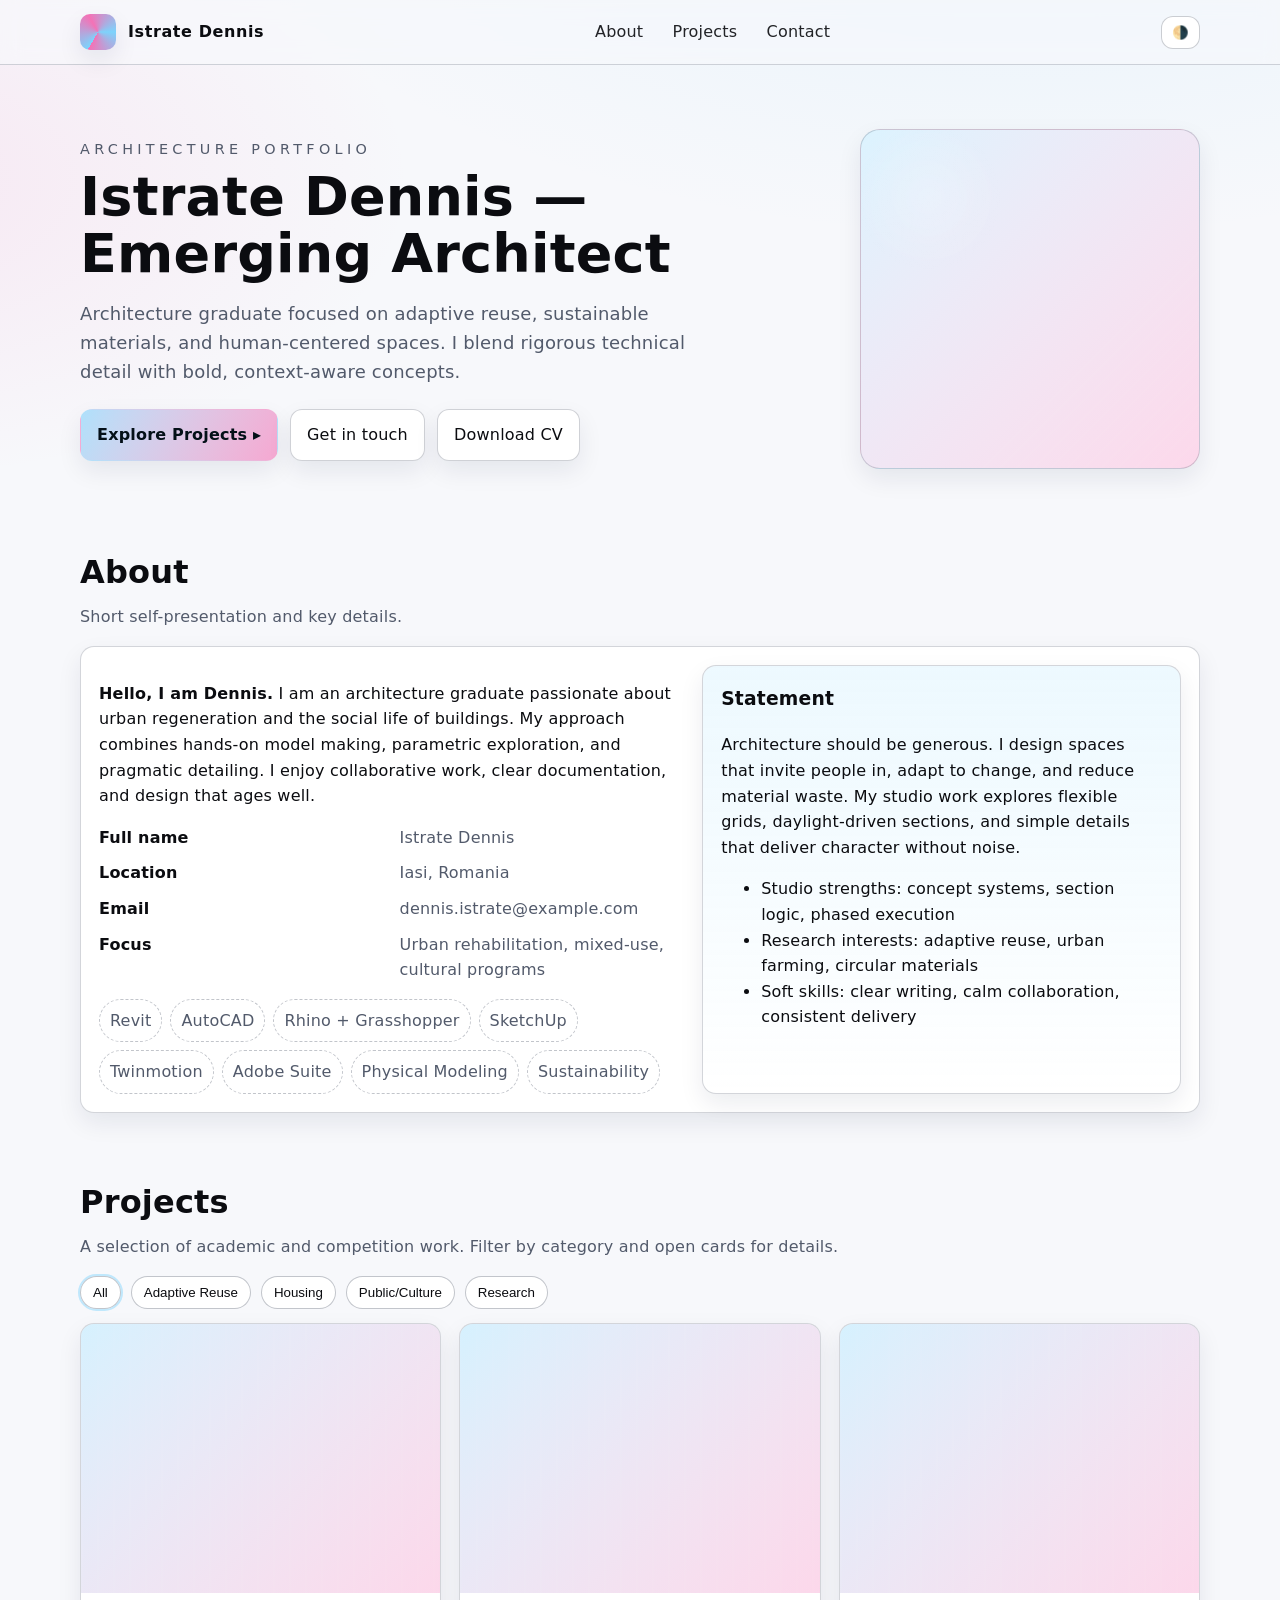
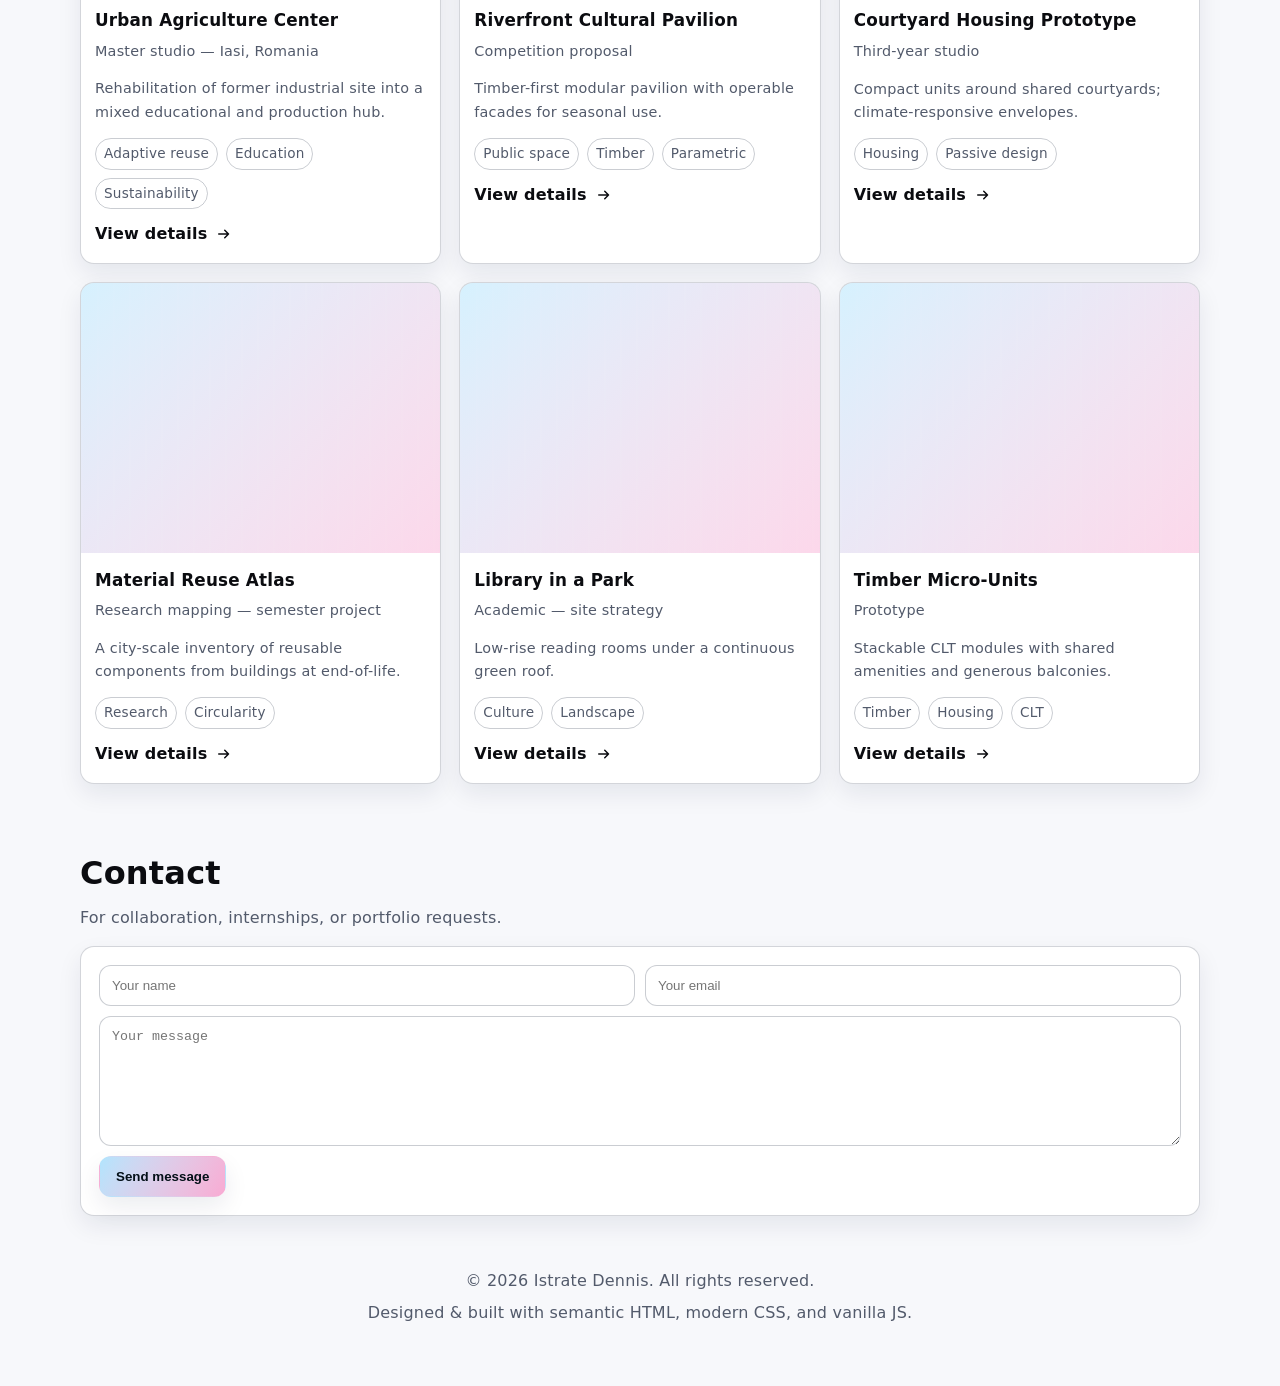
<file: assets/index.html>
<!DOCTYPE html>
<html lang="en">
<head>
<meta charset="utf-8" />
<meta name="viewport" content="width=device-width, initial-scale=1" />
<title>Istrate Dennis — Architecture Portfolio</title>
<meta name="description" content="Portfolio website for architecture graduate Istrate Dennis: projects, profile, and contact." />
<meta name="color-scheme" content="light dark" />
<link rel="stylesheet" href="assets/css/main.css">
</head>

<body>
  <header>
    <div class="container nav">
      <div class="brand">
        <div class="logo" aria-hidden="true"></div>
        <span>Istrate Dennis</span>
      </div>
      <nav aria-label="Primary">
        <a href="#about">About</a>
        <a href="#projects">Projects</a>
        <a href="#contact">Contact</a>
      </nav>
      <div class="nav-right">
        <button class="toggle" id="themeToggle" aria-label="Toggle dark mode" title="Toggle theme">🌗</button>
      </div>
    </div>
  </header>

  <main>
    <!-- Hero -->
    <section class="hero">
      <div class="container hero-wrap">
        <div>
          <div class="kicker">Architecture Portfolio</div>
          <h1>Istrate Dennis — Emerging Architect</h1>
          <p class="lead">Architecture graduate focused on adaptive reuse, sustainable materials, and human-centered spaces. I blend rigorous technical detail with bold, context-aware concepts.</p>
          <div class="cta-row">
            <a class="btn primary" href="#projects">Explore Projects ▸</a>
            <a class="btn" href="#contact" aria-label="Jump to contact">Get in touch</a>
            <a class="btn" href="#" onclick="downloadCV(event)" aria-label="Download CV (PDF)">Download CV</a>
          </div>
        </div>
        <div class="portrait" role="img" aria-label="Abstract portrait placeholder for Istrate Dennis"></div>
      </div>
    </section>

    <!-- About -->
    <section id="about" class="container">
      <h2>About</h2>
      <p class="sub">Short self-presentation and key details.</p>
      <div class="about-grid reveal card">
        <div>
          <p><strong>Hello, I am Dennis.</strong> I am an architecture graduate passionate about urban regeneration and the social life of buildings. My approach combines hands-on model making, parametric exploration, and pragmatic detailing. I enjoy collaborative work, clear documentation, and design that ages well.</p>
          <dl class="info-list" style="margin-top:10px">
            <dt>Full name</dt><dd>Istrate Dennis</dd>
            <dt>Location</dt><dd>Iasi, Romania</dd>
            <dt>Email</dt><dd><a href="mailto:dennis.istrate@example.com">dennis.istrate@example.com</a></dd>
            <dt>Focus</dt><dd>Urban rehabilitation, mixed-use, cultural programs</dd>
          </dl>
          <div class="chips" aria-label="Skills">
            <span class="chip">Revit</span>
            <span class="chip">AutoCAD</span>
            <span class="chip">Rhino + Grasshopper</span>
            <span class="chip">SketchUp</span>
            <span class="chip">Twinmotion</span>
            <span class="chip">Adobe Suite</span>
            <span class="chip">Physical Modeling</span>
            <span class="chip">Sustainability</span>
          </div>
        </div>
        <div class="card" style="background:linear-gradient(180deg, color-mix(in srgb, var(--accent) 14%, transparent), transparent) padding-box, var(--surface) border-box; border:1px solid color-mix(in srgb, var(--muted) 25%, transparent)">
          <h3 style="margin-top:0">Statement</h3>
          <p>Architecture should be generous. I design spaces that invite people in, adapt to change, and reduce material waste. My studio work explores flexible grids, daylight-driven sections, and simple details that deliver character without noise.</p>
          <ul>
            <li>Studio strengths: concept systems, section logic, phased execution</li>
            <li>Research interests: adaptive reuse, urban farming, circular materials</li>
            <li>Soft skills: clear writing, calm collaboration, consistent delivery</li>
          </ul>
        </div>
      </div>
    </section>

    <!-- Projects -->
    <section id="projects" class="container">
      <h2>Projects</h2>
      <p class="sub">A selection of academic and competition work. Filter by category and open cards for details.</p>

      <div class="filters" role="tablist" aria-label="Project filters">
        <button class="active" data-filter="all" role="tab" aria-selected="true">All</button>
        <button data-filter="adaptive" role="tab" aria-selected="false">Adaptive Reuse</button>
        <button data-filter="housing" role="tab" aria-selected="false">Housing</button>
        <button data-filter="public" role="tab" aria-selected="false">Public/Culture</button>
        <button data-filter="research" role="tab" aria-selected="false">Research</button>
      </div>

      <div class="grid" id="projectGrid" aria-live="polite">
        <!-- Project Card Template -->
        <article class="project reveal" data-category="adaptive">
          <div class="thumb" aria-hidden="true"></div>
          <div class="body">
            <h3>Urban Agriculture Center</h3>
            <div class="meta">Master studio — Iasi, Romania</div>
            <p class="meta">Rehabilitation of former industrial site into a mixed educational and production hub.</p>
            <div class="tags">
              <span class="tag">Adaptive reuse</span><span class="tag">Education</span><span class="tag">Sustainability</span>
            </div>
            <a href="#" class="open" data-modal="p1" aria-label="Open details for Urban Agriculture Center">
              View details
              <svg width="18" height="18" viewBox="0 0 24 24" fill="none" aria-hidden="true"><path d="M5 12h13m0 0-5-5m5 5-5 5" stroke="currentColor" stroke-width="2" stroke-linecap="round"/></svg>
            </a>
          </div>
        </article>

        <article class="project reveal" data-category="public">
          <div class="thumb"></div>
          <div class="body">
            <h3>Riverfront Cultural Pavilion</h3>
            <div class="meta">Competition proposal</div>
            <p class="meta">Timber-first modular pavilion with operable facades for seasonal use.</p>
            <div class="tags">
              <span class="tag">Public space</span><span class="tag">Timber</span><span class="tag">Parametric</span>
            </div>
            <a href="#" class="open" data-modal="p2">View details
              <svg width="18" height="18" viewBox="0 0 24 24" fill="none"><path d="M5 12h13m0 0-5-5m5 5-5 5" stroke="currentColor" stroke-width="2" stroke-linecap="round"/></svg>
            </a>
          </div>
        </article>

        <article class="project reveal" data-category="housing">
          <div class="thumb"></div>
          <div class="body">
            <h3>Courtyard Housing Prototype</h3>
            <div class="meta">Third-year studio</div>
            <p class="meta">Compact units around shared courtyards; climate-responsive envelopes.</p>
            <div class="tags">
              <span class="tag">Housing</span><span class="tag">Passive design</span>
            </div>
            <a href="#" class="open" data-modal="p3">View details
              <svg width="18" height="18" viewBox="0 0 24 24" fill="none"><path d="M5 12h13m0 0-5-5m5 5-5 5" stroke="currentColor" stroke-width="2" stroke-linecap="round"/></svg>
            </a>
          </div>
        </article>

        <article class="project reveal" data-category="research">
          <div class="thumb"></div>
          <div class="body">
            <h3>Material Reuse Atlas</h3>
            <div class="meta">Research mapping — semester project</div>
            <p class="meta">A city-scale inventory of reusable components from buildings at end-of-life.</p>
            <div class="tags"><span class="tag">Research</span><span class="tag">Circularity</span></div>
            <a href="#" class="open" data-modal="p4">View details
              <svg width="18" height="18" viewBox="0 0 24 24" fill="none"><path d="M5 12h13m0 0-5-5m5 5-5 5" stroke="currentColor" stroke-width="2" stroke-linecap="round"/></svg>
            </a>
          </div>
        </article>

        <article class="project reveal" data-category="public">
          <div class="thumb"></div>
          <div class="body">
            <h3>Library in a Park</h3>
            <div class="meta">Academic — site strategy</div>
            <p class="meta">Low-rise reading rooms under a continuous green roof.</p>
            <div class="tags"><span class="tag">Culture</span><span class="tag">Landscape</span></div>
            <a href="#" class="open" data-modal="p5">View details
              <svg width="18" height="18" viewBox="0 0 24 24" fill="none"><path d="M5 12h13m0 0-5-5m5 5-5 5" stroke="currentColor" stroke-width="2" stroke-linecap="round"/></svg>
            </a>
          </div>
        </article>

        <article class="project reveal" data-category="housing">
          <div class="thumb"></div>
          <div class="body">
            <h3>Timber Micro-Units</h3>
            <div class="meta">Prototype</div>
            <p class="meta">Stackable CLT modules with shared amenities and generous balconies.</p>
            <div class="tags"><span class="tag">Timber</span><span class="tag">Housing</span><span class="tag">CLT</span></div>
            <a href="#" class="open" data-modal="p6">View details
              <svg width="18" height="18" viewBox="0 0 24 24" fill="none"><path d="M5 12h13m0 0-5-5m5 5-5 5" stroke="currentColor" stroke-width="2" stroke-linecap="round"/></svg>
            </a>
          </div>
        </article>
      </div>
    </section>

    <!-- Contact -->
    <section id="contact" class="container">
      <h2>Contact</h2>
      <p class="sub">For collaboration, internships, or portfolio requests.</p>
      <div class="contact-card card reveal">
        <form onsubmit="sendMail(event)">
          <input type="text" name="name" placeholder="Your name" required aria-label="Your name" />
          <input type="email" name="email" placeholder="Your email" required aria-label="Your email" />
          <textarea name="message" placeholder="Your message" required aria-label="Your message"></textarea>
          <button class="btn primary" type="submit">Send message</button>
        </form>
      </div>
    </section>
  </main>

  <footer class="container">
    <div>© <span id="year"></span> Istrate Dennis. All rights reserved.</div>
    <div style="margin-top:6px">Designed & built with semantic HTML, modern CSS, and vanilla JS.</div>
  </footer>

  <!-- Project Modals -->
  <dialog id="p1">
    <div class="modal-head">
      <strong>Urban Agriculture Center</strong>
      <button class="modal-close" onclick="closeModal('p1')" aria-label="Close">✕</button>
    </div>
    <div class="modal-body">
      <div class="modal-gallery">
        <div class="modal-img" role="img" aria-label="Main render placeholder"></div>
        <div class="modal-img" role="img" aria-label="Axonometric placeholder"></div>
      </div>
      <p>Conversion of a former cigarette factory into a community-oriented agriculture and education hub. The project integrates greenhouses, classrooms, a market hall, and a cafe. Strategy emphasizes minimal structural intervention and reversible details.</p>
      <ul>
        <li>Area: 12,400 m² — phased implementation</li>
        <li>Structure: existing concrete frames + light timber infill</li>
        <li>Performance: daylight-first, greywater reuse, passive ventilation</li>
      </ul>
    </div>
  </dialog>

  <dialog id="p2">
    <div class="modal-head">
      <strong>Riverfront Cultural Pavilion</strong>
      <button class="modal-close" onclick="closeModal('p2')" aria-label="Close">✕</button>
    </div>
    <div class="modal-body">
      <div class="modal-gallery">
        <div class="modal-img"></div><div class="modal-img"></div>
      </div>
      <p>Modular timber pavilion with operable louver walls enabling year-round use. The grid allows reconfiguration for performances, markets, and workshops.</p>
      <ul><li>Material: locally sourced glulam + polycarbonate</li><li>Assembly: dry connections for reuse</li></ul>
    </div>
  </dialog>

  <dialog id="p3">
    <div class="modal-head">
      <strong>Courtyard Housing Prototype</strong>
      <button class="modal-close" onclick="closeModal('p3')" aria-label="Close">✕</button>
    </div>
    <div class="modal-body">
      <div class="modal-gallery"><div class="modal-img"></div><div class="modal-img"></div></div>
      <p>Courtyard clusters balance privacy and community. Units cross-ventilate and share winter gardens. Facades use low-cost terracotta screens.</p>
    </div>
  </dialog>

  <dialog id="p4">
    <div class="modal-head">
      <strong>Material Reuse Atlas</strong>
      <button class="modal-close" onclick="closeModal('p4')" aria-label="Close">✕</button>
    </div>
    <div class="modal-body">
      <div class="modal-gallery"><div class="modal-img"></div><div class="modal-img"></div></div>
      <p>City-wide dataset of components available for reuse from scheduled demolitions, with routing to local workshops. Output: atlas + digital map.</p>
    </div>
  </dialog>

  <dialog id="p5">
    <div class="modal-head">
      <strong>Library in a Park</strong>
      <button class="modal-close" onclick="closeModal('p5')" aria-label="Close">✕</button>
    </div>
    <div class="modal-body">
      <div class="modal-gallery"><div class="modal-img"></div><div class="modal-img"></div></div>
      <p>A sequence of reading rooms under a green roof. Structure and landscape interlock to create shade and rainwater retention.</p>
    </div>
  </dialog>

  <dialog id="p6">
    <div class="modal-head">
      <strong>Timber Micro-Units</strong>
      <button class="modal-close" onclick="closeModal('p6')" aria-label="Close">✕</button>
    </div>
    <div class="modal-body">
      <div class="modal-gallery"><div class="modal-img"></div><div class="modal-img"></div></div>
      <p>Stackable CLT micro-units designed for speed of assembly and dignified small-footprint living.</p>
    </div>
  </dialog>
  <script src="assets/js/main.js"></script>
</body>
</html>
</file>
<file: assets/assets/css/main.css>
:root{
--bg: #0b0c10;
--surface: #111217;
--text: #e8e9ee;
--muted: #b8bdc9;
--accent: #7dd3fc;       /* cyan-300 */
--accent2:#f472b6;       /* pink-400 */
--ok: #34d399;
--warn:#f59e0b;
--ring: rgba(125,211,252,.45);
--shadow: 0 10px 30px rgba(0,0,0,.25);
--radius: 14px;
--radius-sm: 10px;
--grid-gap: 18px;
}
@media (prefers-color-scheme: light){
:root{
    --bg:#f7f8fb;
    --surface:#ffffff;
    --text:#0b0c10;
    --muted:#525a6b;
    --shadow: 0 10px 25px rgba(10,22,70,.08);
}
}

/* Reset-ish */
*{box-sizing:border-box}
html,body{height:100%}
body{
margin:0;
font: 16px/1.6 system-ui, -apple-system, Segoe UI, Roboto, Inter, Arial, sans-serif;
color: var(--text);
background:
    radial-gradient(1200px 600px at 80% -20%, rgba(125,211,252,.15), transparent 70%),
    radial-gradient(900px 500px at -10% 20%, rgba(244,114,182,.12), transparent 60%),
    var(--bg);
background-attachment: fixed;
letter-spacing:.2px;
scroll-behavior:smooth;
}
img{max-width:100%;display:block}
a{color:inherit;text-decoration:none}
.container{width:min(1120px, 92vw);margin-inline:auto}

/* Header */
header{
position:sticky; top:0; z-index:50;
backdrop-filter:saturate(140%) blur(10px);
background: color-mix(in srgb, var(--bg) 70%, transparent);
border-bottom:1px solid color-mix(in srgb, var(--muted) 25%, transparent);
}
.nav{
display:flex; align-items:center; justify-content:space-between;
padding: 14px 0;
}
.brand{
display:flex; align-items:center; gap:12px; font-weight:700; letter-spacing:.6px;
}
.logo{
width:36px; height:36px; border-radius:10px; position:relative; overflow:hidden;
box-shadow: var(--shadow);
background: conic-gradient(from 210deg, var(--accent), var(--accent2), var(--accent), var(--accent2));
}
.nav a{
padding:8px 12px; border-radius:10px; opacity:.9;
}
.nav a:hover, .nav a:focus-visible{
outline:none;
background: color-mix(in srgb, var(--accent) 18%, transparent);
}
.nav-right{display:flex; align-items:center; gap:4px}
.toggle{
border:1px solid color-mix(in srgb, var(--muted) 30%, transparent);
background:var(--surface); color:var(--text);
border-radius:12px; padding:8px 10px; cursor:pointer;
transition:.2s transform ease;
}
.toggle:active{transform:scale(.98)}

/* Hero */
.hero{
padding: 64px 0 34px;
}
.hero-wrap{
display:grid; grid-template-columns: 1.2fr .8fr; gap: 36px; align-items:center;
}
@media (max-width: 900px){
.hero-wrap{grid-template-columns: 1fr; gap: 24px}
}
.kicker{
font-size:.9rem; letter-spacing:.3em; text-transform:uppercase; color:var(--muted);
}
h1{
margin:8px 0 14px; font-size: clamp(32px, 6vw, 54px); line-height:1.05;
}
.lead{
font-size: clamp(16px, 2.2vw, 18px); color: var(--muted);
}
.cta-row{display:flex; gap:12px; margin-top:22px; flex-wrap:wrap}
.btn{
display:inline-flex; align-items:center; gap:10px; padding:12px 16px;
border-radius:12px; border:1px solid color-mix(in srgb, var(--muted) 28%, transparent);
background:var(--surface); box-shadow: var(--shadow);
transition:.2s transform ease, .2s box-shadow ease;
will-change: transform;
}
.btn:hover{transform:translateY(-2px)}
.btn.primary{
border-color: transparent;
background:
    linear-gradient(120deg, color-mix(in srgb, var(--accent) 60%, transparent), color-mix(in srgb, var(--accent2) 60%, transparent));
color:#041018; font-weight:700;
}

.portrait{
width:min(340px, 70vw); aspect-ratio: 1/1; border-radius:20px; margin-left:auto;
background:
    radial-gradient(120px 120px at 20% 20%, rgba(255,255,255,.18), transparent 60%),
    linear-gradient(135deg, color-mix(in srgb, var(--accent) 28%, transparent), color-mix(in srgb, var(--accent2) 28%, transparent)),
    linear-gradient(0deg, var(--surface), var(--surface));
border:1px solid color-mix(in srgb, var(--muted) 25%, transparent);
box-shadow: var(--shadow);
position:relative; overflow:hidden;
}
.portrait::after{
content:""; position:absolute; inset:0;
background:
    repeating-linear-gradient(135deg, rgba(255,255,255,.05) 0 2px, transparent 2px 12px);
mix-blend-mode: overlay; opacity:.6;
}

/* Section */
section{padding: 38px 0 20px}
section h2{
font-size: clamp(22px, 3.2vw, 32px);
margin: 6px 0 14px;
}
.sub{color:var(--muted); margin-top:-8px}
.card{
background: var(--surface);
border:1px solid color-mix(in srgb, var(--muted) 25%, transparent);
border-radius: var(--radius);
padding: 18px;
box-shadow: var(--shadow);
}

/* About */
.about-grid{
display:grid; grid-template-columns: 1.1fr .9fr; gap: var(--grid-gap);
}
@media (max-width: 900px){ .about-grid{grid-template-columns:1fr} }
.info-list{display:grid; grid-template-columns: 1fr 1fr; gap: 10px 16px}
@media (max-width: 620px){ .info-list{grid-template-columns: 1fr} }
.info-list dt{font-weight:600}
.info-list dd{margin:0; color:var(--muted)}
.chips{display:flex; flex-wrap:wrap; gap:8px; margin-top:10px}
.chip{
padding:8px 10px; border-radius:999px;
border:1px dashed color-mix(in srgb, var(--muted) 35%, transparent);
color:var(--muted);
}

/* Projects */
.filters{display:flex; gap:10px; flex-wrap:wrap; margin:10px 0 14px}
.filters button{
padding:8px 12px; border-radius:999px; cursor:pointer;
border:1px solid color-mix(in srgb, var(--muted) 35%, transparent);
background:var(--surface); color:var(--text)
}
.filters button.active{outline:2px solid var(--ring)}
.grid{
display:grid;
grid-template-columns: repeat(12, 1fr);
gap: var(--grid-gap);
}
.project{
grid-column: span 4;
display:flex; flex-direction:column; overflow:hidden;
border-radius: var(--radius); background: var(--surface);
border:1px solid color-mix(in srgb, var(--muted) 25%, transparent);
box-shadow: var(--shadow);
transition:.2s transform ease, .2s box-shadow ease, .2s border-color ease;
position:relative;
}
.project:hover{transform:translateY(-4px)}
@media (max-width: 1100px){ .project{grid-column: span 6} }
@media (max-width: 720px){ .project{grid-column: span 12} }
.thumb{
aspect-ratio: 4/3;
background:
    linear-gradient(135deg, color-mix(in srgb, var(--accent) 32%, transparent), color-mix(in srgb, var(--accent2) 28%, transparent));
position:relative; overflow:hidden;
}
.thumb::after{
content:""; position:absolute; inset:0;
background: repeating-linear-gradient(90deg, rgba(255,255,255,.06) 0 2px, transparent 2px 16px);
mix-blend-mode: overlay; opacity:.7;
}
.project .body{padding:14px 14px 16px}
.project h3{margin:0 0 6px; font-size: 1.05rem}
.tags{display:flex; gap:8px; flex-wrap:wrap; margin-top:8px}
.tag{
font-size:.85rem; padding:4px 8px; border-radius:999px; color:var(--muted);
border:1px solid color-mix(in srgb, var(--muted) 30%, transparent)
}
.project .meta{color:var(--muted); font-size:.9rem}
.project .open{
margin-top:12px; display:inline-flex; gap:8px; align-items:center; font-weight:600;
}
.project .open svg{transition: transform .2s ease}
.project .open:hover svg{transform: translateX(3px)}
.hidden{display:none !important}

/* Modal */
dialog{
width:min(960px, 94vw);
border:none; padding:0; border-radius:20px; overflow:hidden; background:var(--surface);
color:var(--text);
box-shadow: 0 40px 80px rgba(0,0,0,.45);
}
dialog::backdrop{background:rgba(0,0,0,.5); backdrop-filter: blur(2px)}
.modal-head{display:flex; justify-content:space-between; align-items:center; padding:14px 16px; border-bottom:1px solid color-mix(in srgb, var(--muted) 25%, transparent)}
.modal-body{padding:16px}
.modal-gallery{
display:grid; grid-template-columns: 2fr 1fr; gap:12px; margin:8px 0 14px
}
@media (max-width: 800px){ .modal-gallery{grid-template-columns: 1fr} }
.modal-img{
aspect-ratio: 16/10; border-radius:12px; overflow:hidden; background:
    linear-gradient(135deg, color-mix(in srgb, var(--accent) 34%, transparent), color-mix(in srgb, var(--accent2) 30%, transparent));
border:1px solid color-mix(in srgb, var(--muted) 25%, transparent);
}
.modal-close{
border:none; background:transparent; color:var(--text); padding:8px; cursor:pointer; border-radius:10px;
}
.modal-close:hover{background: color-mix(in srgb, var(--muted) 18%, transparent)}

/* Contact */
.contact-card form{
display:grid; gap:10px; grid-template-columns:1fr 1fr;
}
.contact-card input, .contact-card textarea{
width:100%; padding:12px 12px; border-radius:12px; border:1px solid color-mix(in srgb, var(--muted) 30%, transparent);
background: var(--surface); color:var(--text)
}
.contact-card textarea{grid-column:1/-1; min-height:130px; resize:vertical}
.contact-card button{justify-self:start}

/* Footer */
footer{
padding: 32px 0 60px; color:var(--muted); text-align:center;
}

/* Reveal animations */
.reveal{opacity:0; transform: translateY(14px); transition: .6s ease}
.reveal.visible{opacity:1; transform:none}

/* Focus */
:focus-visible{outline: 3px solid var(--ring); outline-offset: 2px; border-radius: 10px}
</file>
